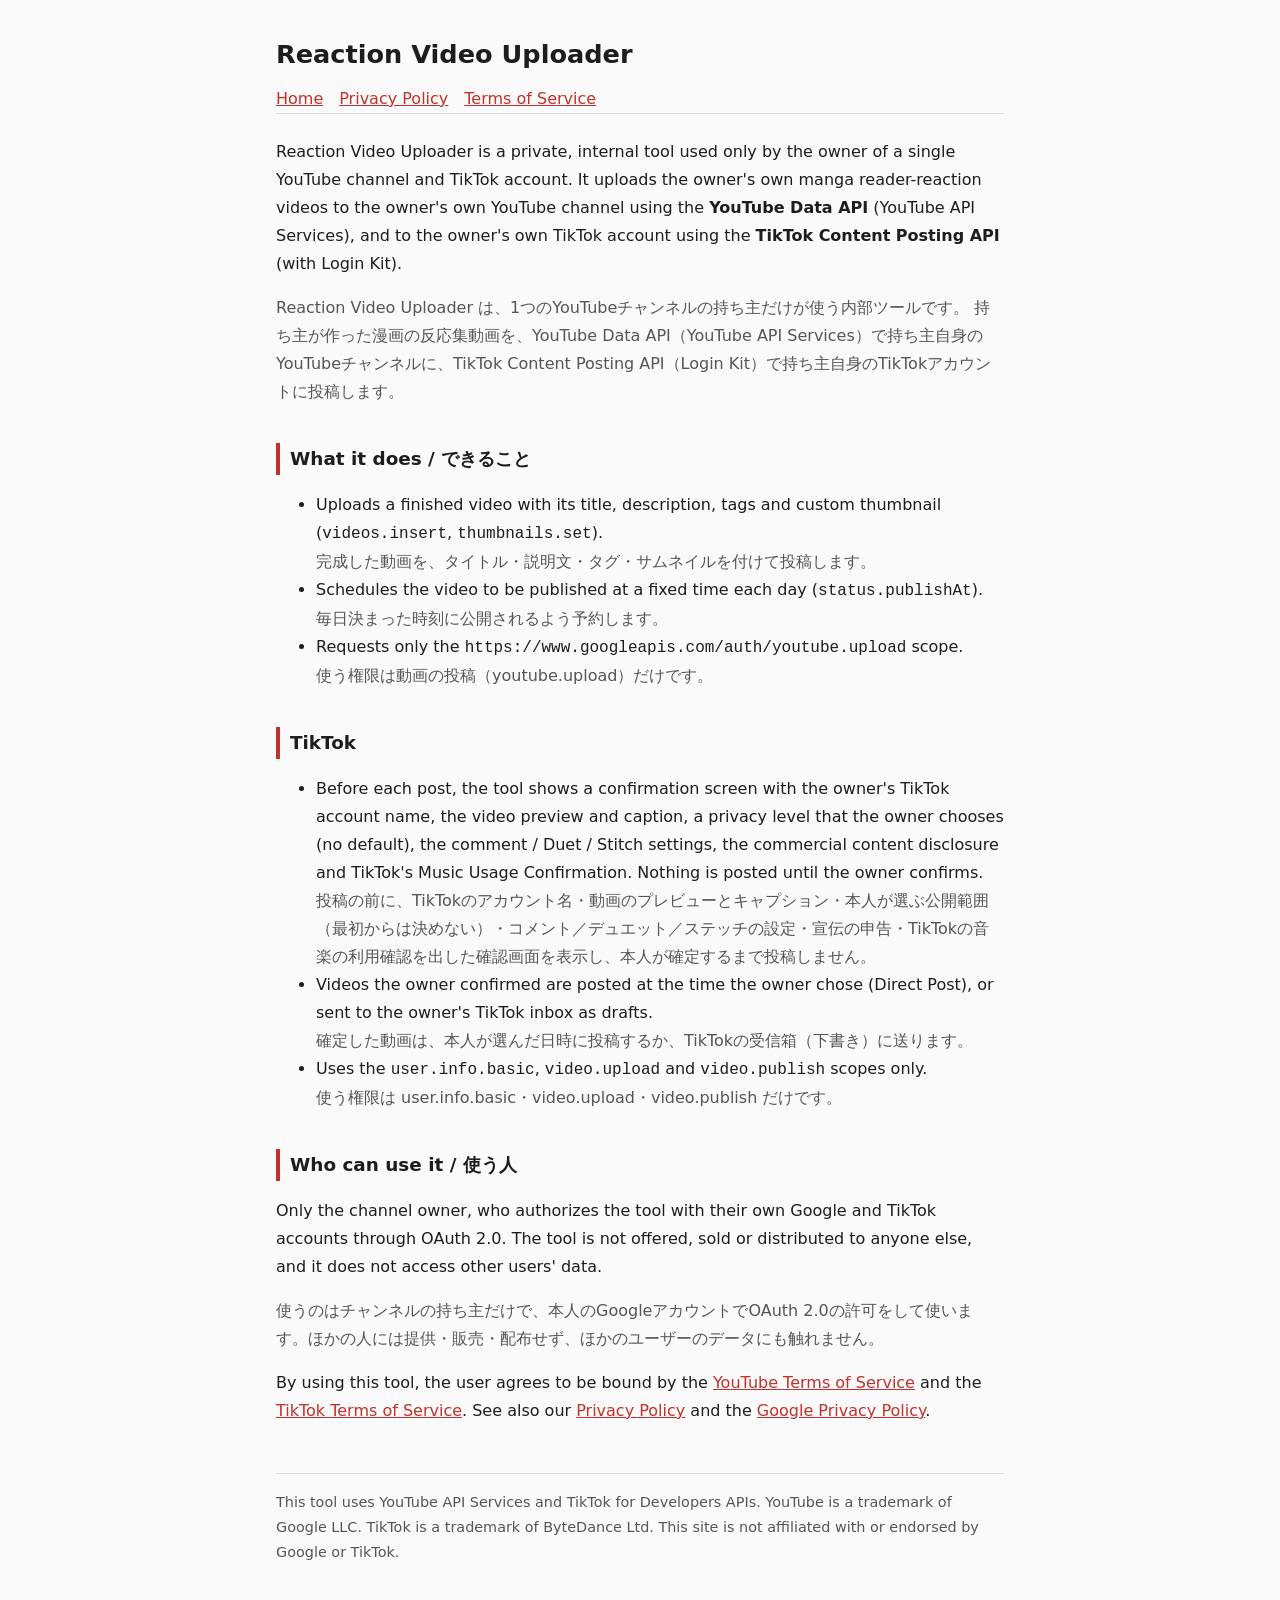
<file: index.html>
<!doctype html>
<html lang="en">
<head>
<meta charset="utf-8">
<meta name="viewport" content="width=device-width, initial-scale=1">
<title>Reaction Video Uploader</title>
<link rel="stylesheet" href="style.css">
</head>
<body>
<main>
<header>
  <h1>Reaction Video Uploader</h1>
  <nav><a href="index.html">Home</a><a href="privacy.html">Privacy Policy</a><a href="terms.html">Terms of Service</a></nav>
</header>

<p>Reaction Video Uploader is a private, internal tool used only by the owner of a single YouTube channel and TikTok account.
It uploads the owner's own manga reader-reaction videos to the owner's own YouTube channel
using the <strong>YouTube Data API</strong> (YouTube API Services), and to the owner's own TikTok account
using the <strong>TikTok Content Posting API</strong> (with Login Kit).</p>
<p class="ja">Reaction Video Uploader は、1つのYouTubeチャンネルの持ち主だけが使う内部ツールです。
持ち主が作った漫画の反応集動画を、YouTube Data API（YouTube API Services）で持ち主自身のYouTubeチャンネルに、TikTok Content Posting API（Login Kit）で持ち主自身のTikTokアカウントに投稿します。</p>

<h2>What it does / できること</h2>
<ul>
  <li>Uploads a finished video with its title, description, tags and custom thumbnail
    (<code>videos.insert</code>, <code>thumbnails.set</code>).<br><span class="ja">完成した動画を、タイトル・説明文・タグ・サムネイルを付けて投稿します。</span></li>
  <li>Schedules the video to be published at a fixed time each day (<code>status.publishAt</code>).<br><span class="ja">毎日決まった時刻に公開されるよう予約します。</span></li>
  <li>Requests only the <code>https://www.googleapis.com/auth/youtube.upload</code> scope.<br><span class="ja">使う権限は動画の投稿（youtube.upload）だけです。</span></li>
</ul>

<h2>TikTok</h2>
<ul>
  <li>Before each post, the tool shows a confirmation screen with the owner's TikTok account name, the video preview and caption,
    a privacy level that the owner chooses (no default), the comment / Duet / Stitch settings, the commercial content disclosure
    and TikTok's Music Usage Confirmation. Nothing is posted until the owner confirms.<br><span class="ja">投稿の前に、TikTokのアカウント名・動画のプレビューとキャプション・本人が選ぶ公開範囲（最初からは決めない）・コメント／デュエット／ステッチの設定・宣伝の申告・TikTokの音楽の利用確認を出した確認画面を表示し、本人が確定するまで投稿しません。</span></li>
  <li>Videos the owner confirmed are posted at the time the owner chose (Direct Post), or sent to the owner's TikTok inbox as drafts.<br><span class="ja">確定した動画は、本人が選んだ日時に投稿するか、TikTokの受信箱（下書き）に送ります。</span></li>
  <li>Uses the <code>user.info.basic</code>, <code>video.upload</code> and <code>video.publish</code> scopes only.<br><span class="ja">使う権限は user.info.basic・video.upload・video.publish だけです。</span></li>
</ul>

<h2>Who can use it / 使う人</h2>
<p>Only the channel owner, who authorizes the tool with their own Google and TikTok accounts through OAuth 2.0.
The tool is not offered, sold or distributed to anyone else, and it does not access other users' data.</p>
<p class="ja">使うのはチャンネルの持ち主だけで、本人のGoogleアカウントでOAuth 2.0の許可をして使います。ほかの人には提供・販売・配布せず、ほかのユーザーのデータにも触れません。</p>

<p>By using this tool, the user agrees to be bound by the
<a href="https://www.youtube.com/t/terms">YouTube Terms of Service</a> and the
<a href="https://www.tiktok.com/legal/terms-of-service">TikTok Terms of Service</a>.
See also our <a href="privacy.html">Privacy Policy</a> and the
<a href="https://policies.google.com/privacy">Google Privacy Policy</a>.</p>

<footer>This tool uses YouTube API Services and TikTok for Developers APIs. YouTube is a trademark of Google LLC. TikTok is a trademark of ByteDance Ltd. This site is not affiliated with or endorsed by Google or TikTok.</footer>
</main>
</body>
</html>
</file>
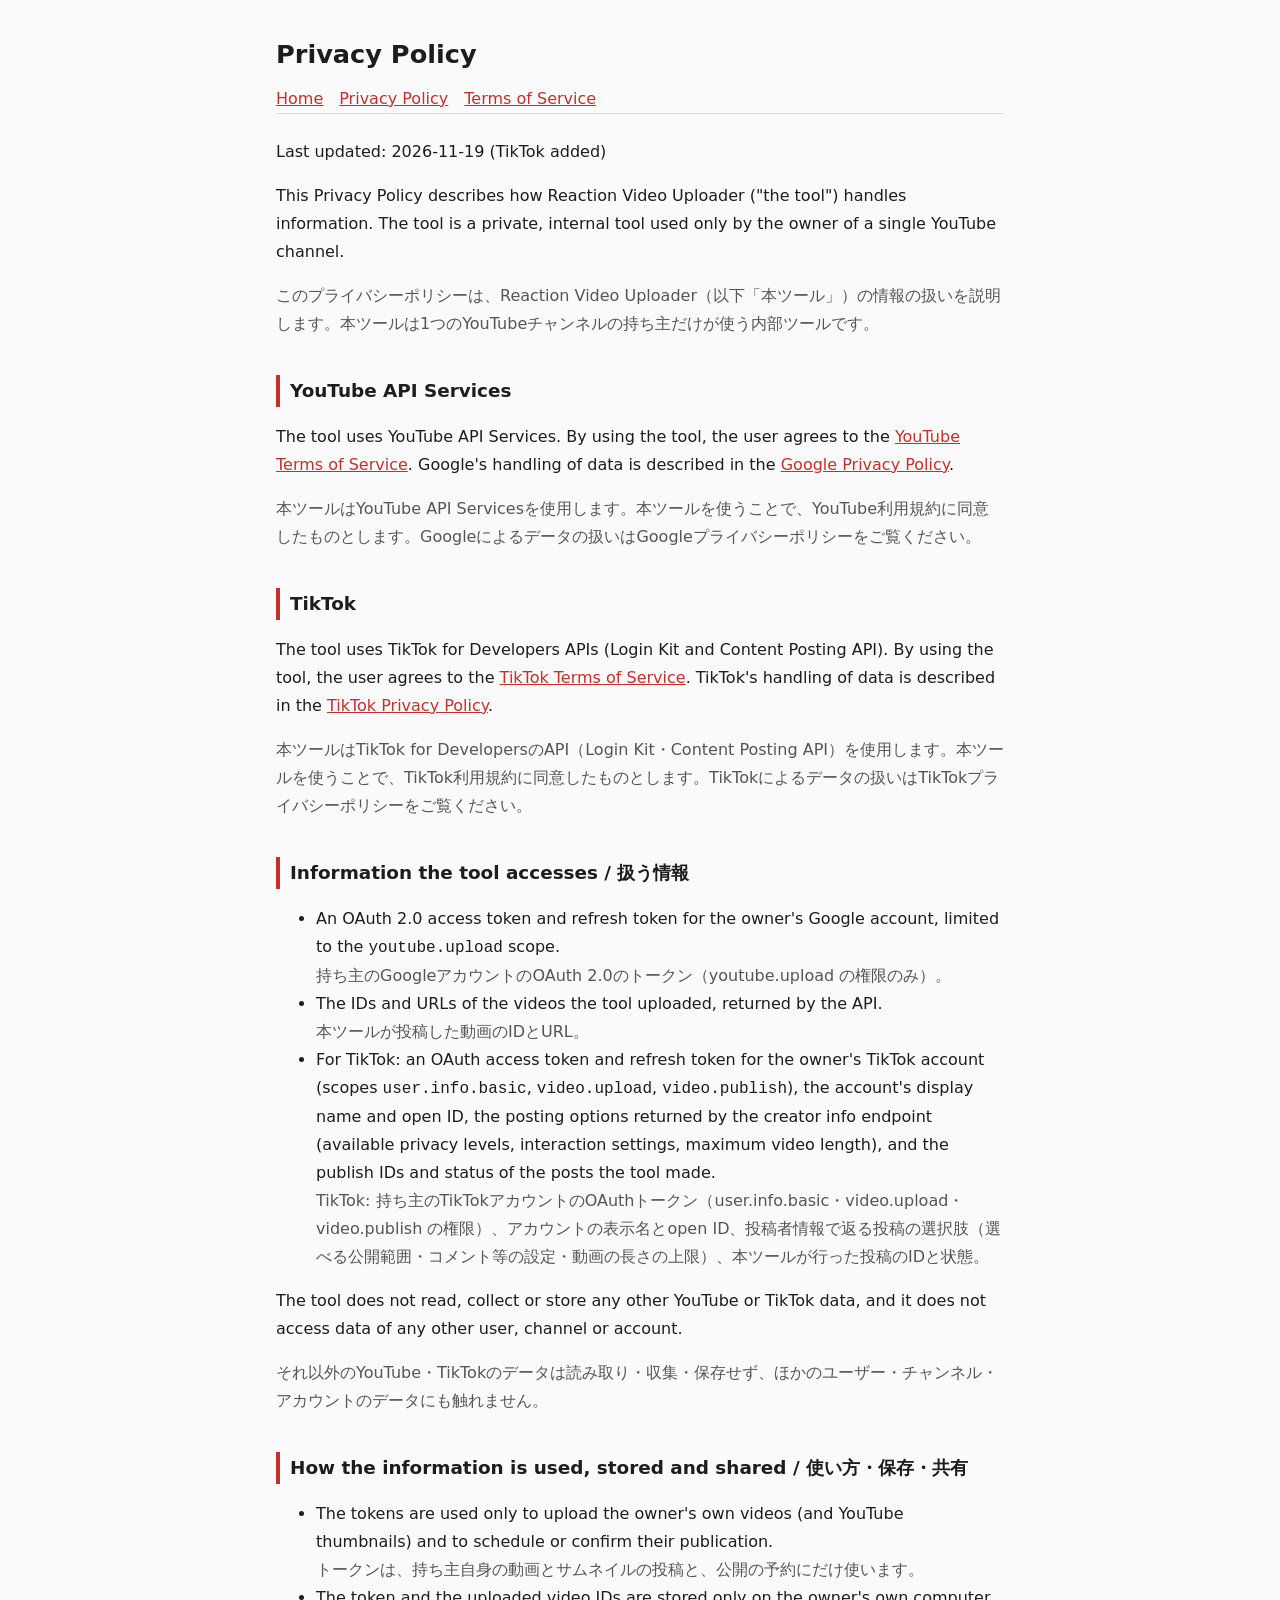
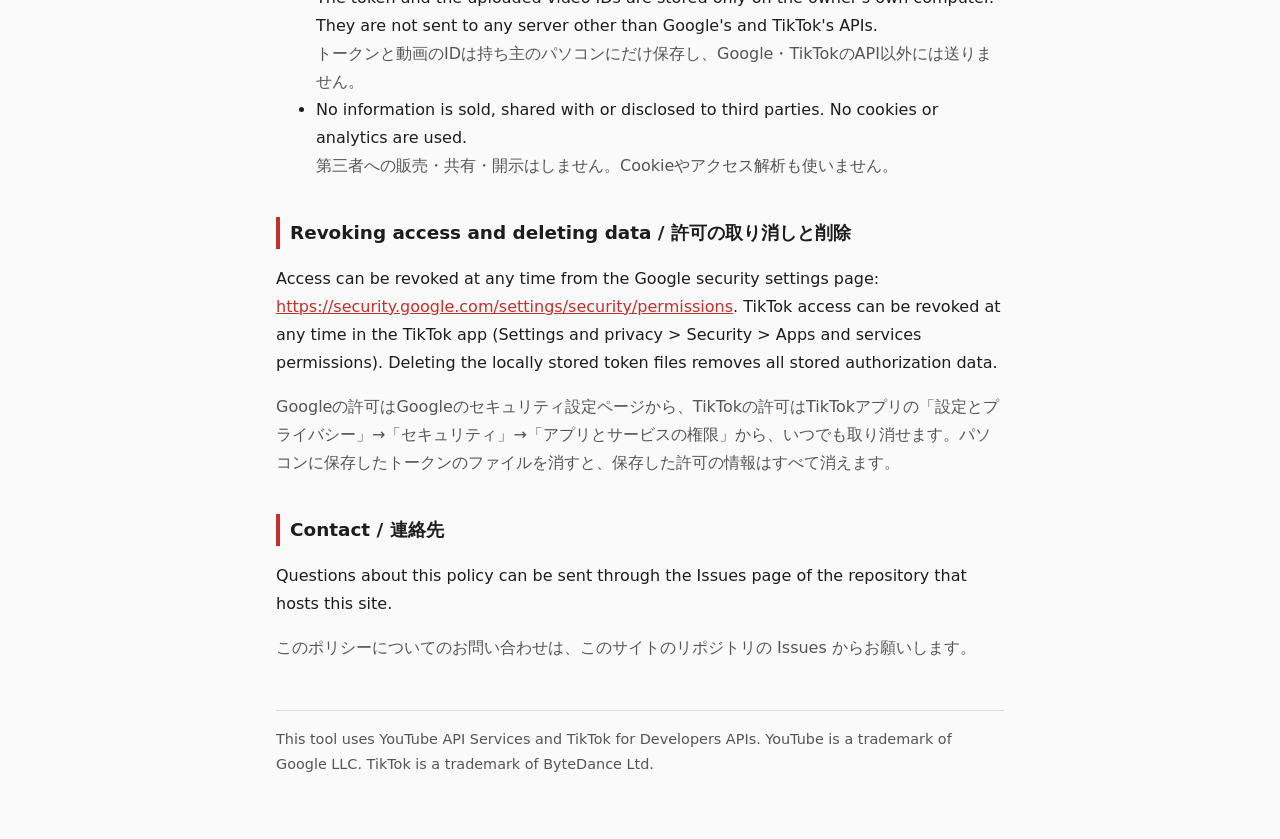
<file: privacy.html>
<!doctype html>
<html lang="en">
<head>
<meta charset="utf-8">
<meta name="viewport" content="width=device-width, initial-scale=1">
<title>Privacy Policy</title>
<link rel="stylesheet" href="style.css">
</head>
<body>
<main>
<header>
  <h1>Privacy Policy</h1>
  <nav><a href="index.html">Home</a><a href="privacy.html">Privacy Policy</a><a href="terms.html">Terms of Service</a></nav>
</header>
<p>Last updated: 2026-11-19 (TikTok added)</p>

<p>This Privacy Policy describes how Reaction Video Uploader ("the tool") handles information.
The tool is a private, internal tool used only by the owner of a single YouTube channel.</p>
<p class="ja">このプライバシーポリシーは、Reaction Video Uploader（以下「本ツール」）の情報の扱いを説明します。本ツールは1つのYouTubeチャンネルの持ち主だけが使う内部ツールです。</p>

<h2>YouTube API Services</h2>
<p>The tool uses YouTube API Services. By using the tool, the user agrees to the
<a href="https://www.youtube.com/t/terms">YouTube Terms of Service</a>.
Google's handling of data is described in the
<a href="https://policies.google.com/privacy">Google Privacy Policy</a>.</p>
<p class="ja">本ツールはYouTube API Servicesを使用します。本ツールを使うことで、YouTube利用規約に同意したものとします。Googleによるデータの扱いはGoogleプライバシーポリシーをご覧ください。</p>

<h2>TikTok</h2>
<p>The tool uses TikTok for Developers APIs (Login Kit and Content Posting API). By using the tool, the user agrees to the
<a href="https://www.tiktok.com/legal/terms-of-service">TikTok Terms of Service</a>. TikTok's handling of data is described in the
<a href="https://www.tiktok.com/legal/privacy-policy">TikTok Privacy Policy</a>.</p>
<p class="ja">本ツールはTikTok for DevelopersのAPI（Login Kit・Content Posting API）を使用します。本ツールを使うことで、TikTok利用規約に同意したものとします。TikTokによるデータの扱いはTikTokプライバシーポリシーをご覧ください。</p>

<h2>Information the tool accesses / 扱う情報</h2>
<ul>
  <li>An OAuth 2.0 access token and refresh token for the owner's Google account, limited to the
    <code>youtube.upload</code> scope.<br><span class="ja">持ち主のGoogleアカウントのOAuth 2.0のトークン（youtube.upload の権限のみ）。</span></li>
  <li>The IDs and URLs of the videos the tool uploaded, returned by the API.<br><span class="ja">本ツールが投稿した動画のIDとURL。</span></li>
  <li>For TikTok: an OAuth access token and refresh token for the owner's TikTok account (scopes <code>user.info.basic</code>,
    <code>video.upload</code>, <code>video.publish</code>), the account's display name and open ID, the posting options returned by the
    creator info endpoint (available privacy levels, interaction settings, maximum video length), and the publish IDs and status of the posts the tool made.<br><span class="ja">TikTok: 持ち主のTikTokアカウントのOAuthトークン（user.info.basic・video.upload・video.publish の権限）、アカウントの表示名とopen ID、投稿者情報で返る投稿の選択肢（選べる公開範囲・コメント等の設定・動画の長さの上限）、本ツールが行った投稿のIDと状態。</span></li>
</ul>
<p>The tool does not read, collect or store any other YouTube or TikTok data, and it does not access data of any other user, channel or account.</p>
<p class="ja">それ以外のYouTube・TikTokのデータは読み取り・収集・保存せず、ほかのユーザー・チャンネル・アカウントのデータにも触れません。</p>

<h2>How the information is used, stored and shared / 使い方・保存・共有</h2>
<ul>
  <li>The tokens are used only to upload the owner's own videos (and YouTube thumbnails) and to schedule or confirm their publication.<br><span class="ja">トークンは、持ち主自身の動画とサムネイルの投稿と、公開の予約にだけ使います。</span></li>
  <li>The token and the uploaded video IDs are stored only on the owner's own computer. They are not sent to any server other than Google's and TikTok's APIs.<br><span class="ja">トークンと動画のIDは持ち主のパソコンにだけ保存し、Google・TikTokのAPI以外には送りません。</span></li>
  <li>No information is sold, shared with or disclosed to third parties. No cookies or analytics are used.<br><span class="ja">第三者への販売・共有・開示はしません。Cookieやアクセス解析も使いません。</span></li>
</ul>

<h2>Revoking access and deleting data / 許可の取り消しと削除</h2>
<p>Access can be revoked at any time from the Google security settings page:
<a href="https://security.google.com/settings/security/permissions">https://security.google.com/settings/security/permissions</a>.
TikTok access can be revoked at any time in the TikTok app (Settings and privacy &gt; Security &gt; Apps and services permissions).
Deleting the locally stored token files removes all stored authorization data.</p>
<p class="ja">Googleの許可はGoogleのセキュリティ設定ページから、TikTokの許可はTikTokアプリの「設定とプライバシー」→「セキュリティ」→「アプリとサービスの権限」から、いつでも取り消せます。パソコンに保存したトークンのファイルを消すと、保存した許可の情報はすべて消えます。</p>

<h2>Contact / 連絡先</h2>
<p>Questions about this policy can be sent through the Issues page of the repository that hosts this site.</p>
<p class="ja">このポリシーについてのお問い合わせは、このサイトのリポジトリの Issues からお願いします。</p>

<footer>This tool uses YouTube API Services and TikTok for Developers APIs. YouTube is a trademark of Google LLC. TikTok is a trademark of ByteDance Ltd.</footer>
</main>
</body>
</html>
</file>
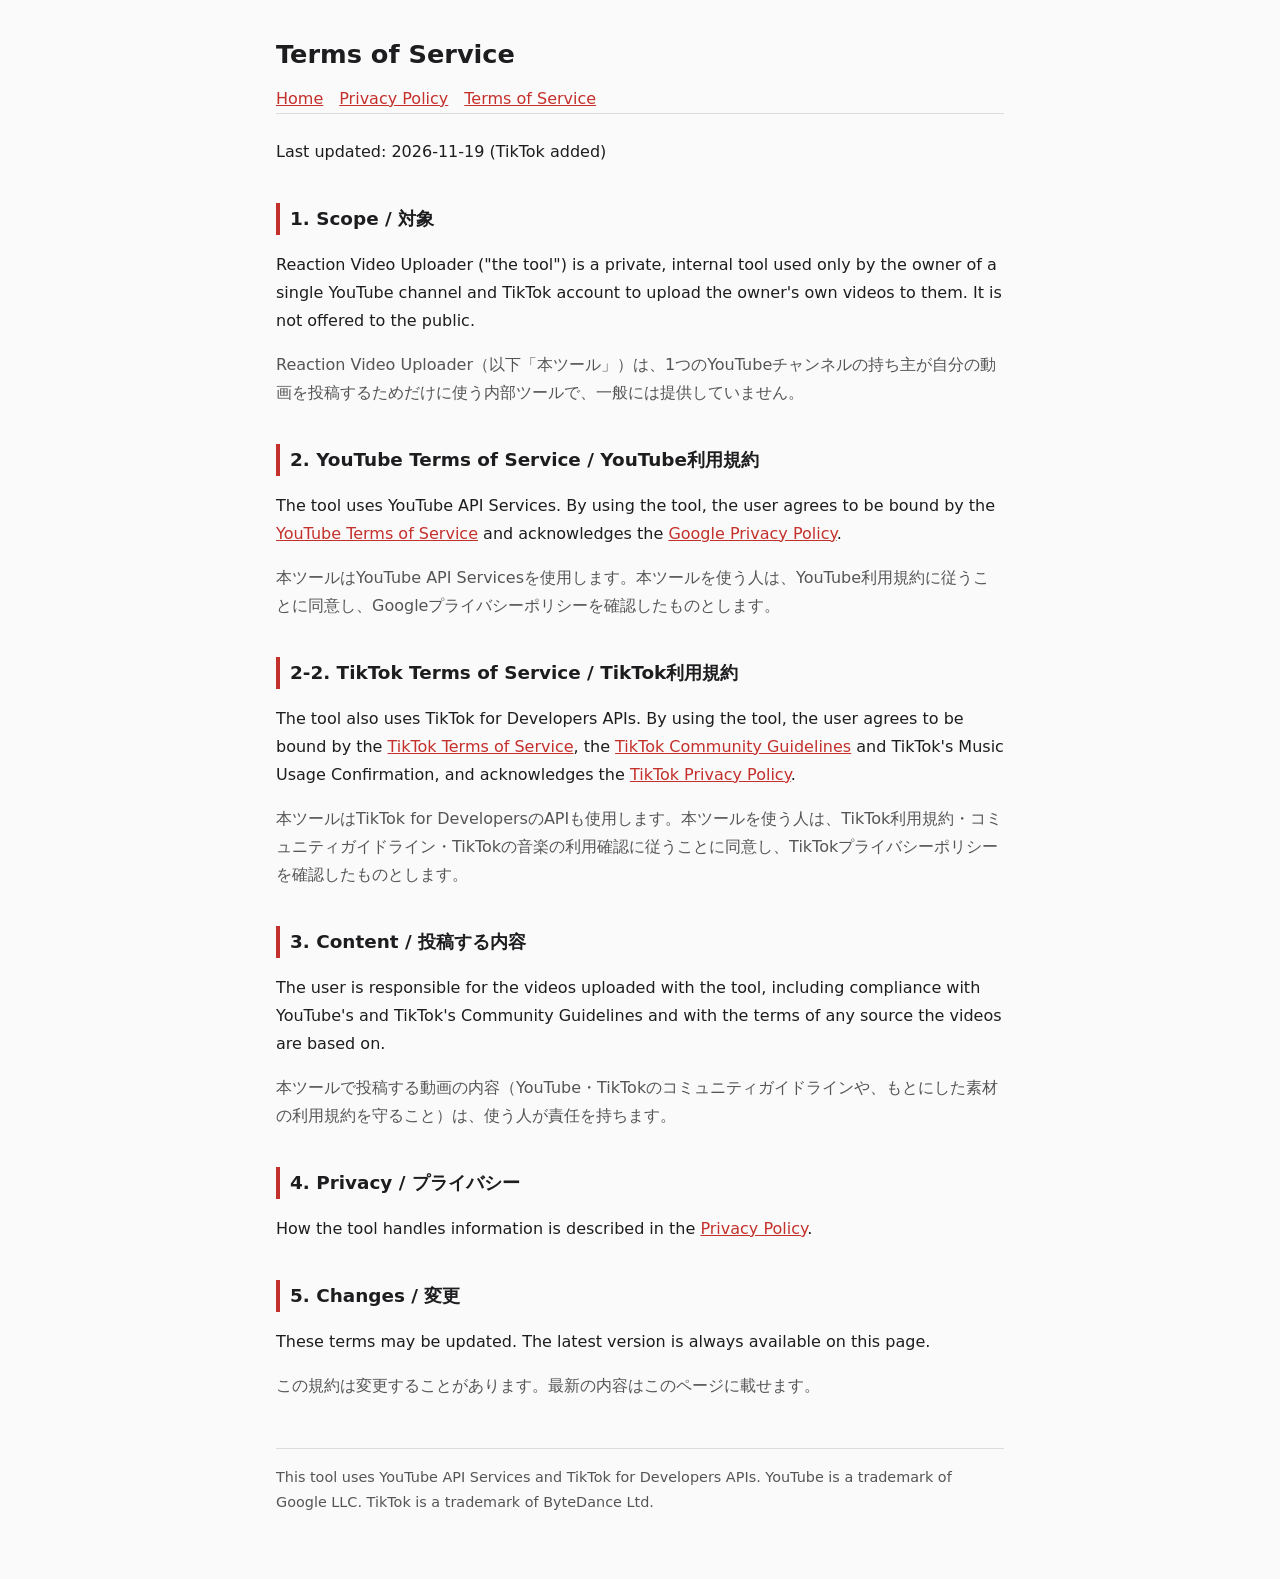
<file: terms.html>
<!doctype html>
<html lang="en">
<head>
<meta charset="utf-8">
<meta name="viewport" content="width=device-width, initial-scale=1">
<title>Terms of Service</title>
<link rel="stylesheet" href="style.css">
</head>
<body>
<main>
<header>
  <h1>Terms of Service</h1>
  <nav><a href="index.html">Home</a><a href="privacy.html">Privacy Policy</a><a href="terms.html">Terms of Service</a></nav>
</header>
<p>Last updated: 2026-11-19 (TikTok added)</p>

<h2>1. Scope / 対象</h2>
<p>Reaction Video Uploader ("the tool") is a private, internal tool used only by the owner of a single YouTube channel and TikTok account to upload the owner's own videos to them. It is not offered to the public.</p>
<p class="ja">Reaction Video Uploader（以下「本ツール」）は、1つのYouTubeチャンネルの持ち主が自分の動画を投稿するためだけに使う内部ツールで、一般には提供していません。</p>

<h2>2. YouTube Terms of Service / YouTube利用規約</h2>
<p>The tool uses YouTube API Services. By using the tool, the user agrees to be bound by the
<a href="https://www.youtube.com/t/terms">YouTube Terms of Service</a> and acknowledges the
<a href="https://policies.google.com/privacy">Google Privacy Policy</a>.</p>
<p class="ja">本ツールはYouTube API Servicesを使用します。本ツールを使う人は、YouTube利用規約に従うことに同意し、Googleプライバシーポリシーを確認したものとします。</p>

<h2>2-2. TikTok Terms of Service / TikTok利用規約</h2>
<p>The tool also uses TikTok for Developers APIs. By using the tool, the user agrees to be bound by the
<a href="https://www.tiktok.com/legal/terms-of-service">TikTok Terms of Service</a>, the
<a href="https://www.tiktok.com/community-guidelines">TikTok Community Guidelines</a> and TikTok's Music Usage Confirmation,
and acknowledges the <a href="https://www.tiktok.com/legal/privacy-policy">TikTok Privacy Policy</a>.</p>
<p class="ja">本ツールはTikTok for DevelopersのAPIも使用します。本ツールを使う人は、TikTok利用規約・コミュニティガイドライン・TikTokの音楽の利用確認に従うことに同意し、TikTokプライバシーポリシーを確認したものとします。</p>

<h2>3. Content / 投稿する内容</h2>
<p>The user is responsible for the videos uploaded with the tool, including compliance with YouTube's and TikTok's Community Guidelines and with the terms of any source the videos are based on.</p>
<p class="ja">本ツールで投稿する動画の内容（YouTube・TikTokのコミュニティガイドラインや、もとにした素材の利用規約を守ること）は、使う人が責任を持ちます。</p>

<h2>4. Privacy / プライバシー</h2>
<p>How the tool handles information is described in the <a href="privacy.html">Privacy Policy</a>.</p>

<h2>5. Changes / 変更</h2>
<p>These terms may be updated. The latest version is always available on this page.</p>
<p class="ja">この規約は変更することがあります。最新の内容はこのページに載せます。</p>

<footer>This tool uses YouTube API Services and TikTok for Developers APIs. YouTube is a trademark of Google LLC. TikTok is a trademark of ByteDance Ltd.</footer>
</main>
</body>
</html>
</file>
<file: style.css>
:root { --bg:#fafafa; --fg:#1d1d1f; --muted:#555; --line:#ddd; --accent:#c4302b; }
@media (prefers-color-scheme: dark) { :root { --bg:#151515; --fg:#eee; --muted:#aaa; --line:#333; --accent:#ff5a52; } }
* { box-sizing: border-box; }
body { margin:0; background:var(--bg); color:var(--fg); font:16px/1.75 system-ui, -apple-system, "Segoe UI", "Hiragino Sans", "Meiryo", sans-serif; }
main { max-width: 760px; margin: 0 auto; padding: 32px 16px 64px; }
header { border-bottom: 1px solid var(--line); margin-bottom: 24px; }
h1 { font-size: 1.6rem; margin: 0 0 8px; }
h2 { font-size: 1.15rem; margin-top: 2em; border-left: 4px solid var(--accent); padding-left: 10px; }
nav a { margin-right: 16px; }
a { color: var(--accent); }
.ja { color: var(--muted); }
footer { margin-top: 48px; border-top: 1px solid var(--line); padding-top: 16px; font-size: .9rem; color: var(--muted); }
code { overflow-wrap: anywhere; }
</file>
